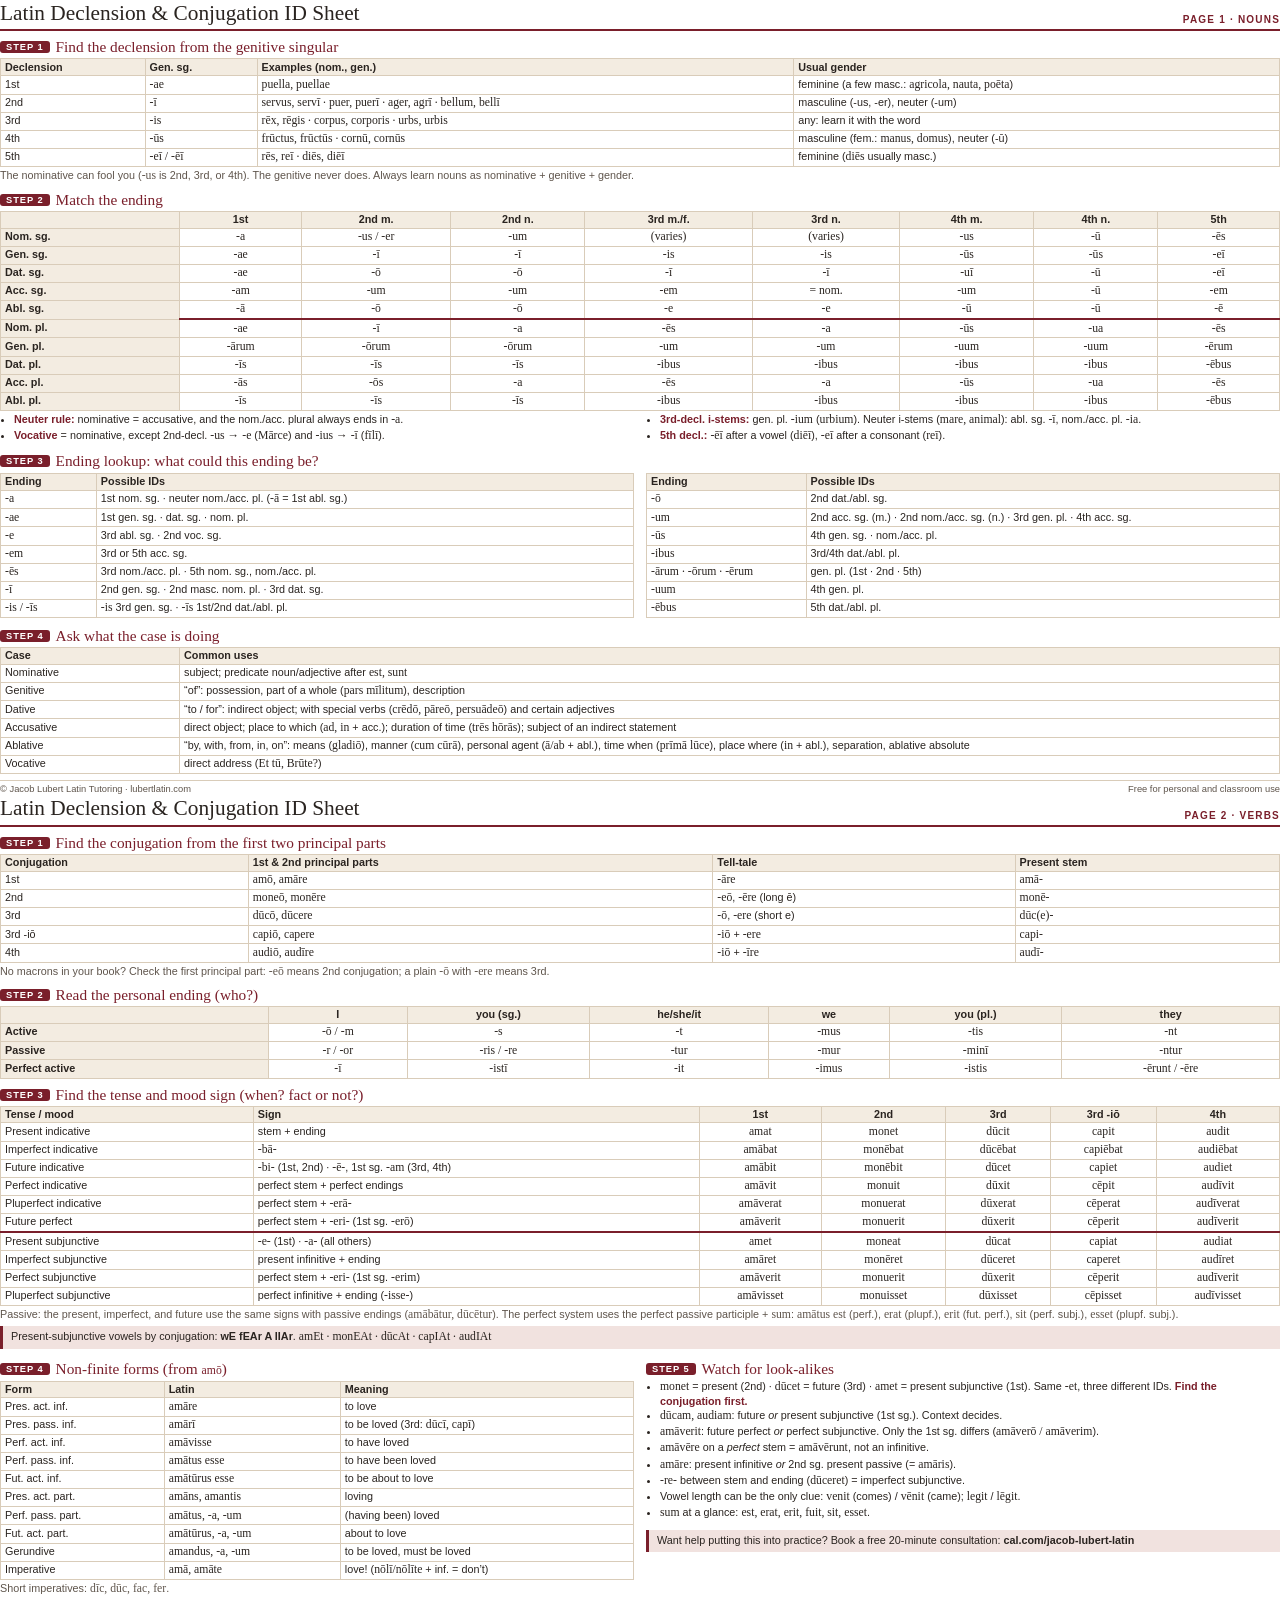
<file: tools/id-sheet.html>
<!doctype html>
<html lang="en">
<head>
<meta charset="utf-8">
<title>Latin Declension &amp; Conjugation ID Sheet — Jacob Lubert Latin Tutoring</title>
<!-- Source for site/assets/latin-declension-conjugation-id-sheet.pdf.
     Edit this file, then rebuild the PDF (see README, "Updating the free PDF"). -->
<style>
  @page { size: Letter; margin: 0.32in 0.4in; }
  * { box-sizing: border-box; }
  body { margin: 0; font-family: "Segoe UI", Arial, sans-serif; font-size: 8.1pt; line-height: 1.24; color: #2a2420; }
  .page { page-break-after: always; }
  .page:last-child { page-break-after: auto; }
  header { display: flex; justify-content: space-between; align-items: flex-end; border-bottom: 2px solid #7a1f2b; padding-bottom: 3px; margin-bottom: 4px; }
  h1 { font-family: Georgia, serif; font-weight: normal; font-size: 16pt; margin: 0; }
  header .sub { font-size: 7.5pt; color: #7a1f2b; letter-spacing: .12em; text-transform: uppercase; font-weight: 600; }
  h2 { font-family: Georgia, serif; font-weight: normal; font-size: 11.5pt; color: #7a1f2b; margin: 6px 0 2px; }
  h2 .step { font-family: "Segoe UI", Arial, sans-serif; font-size: 7pt; font-weight: 700; letter-spacing: .1em; background: #7a1f2b; color: #fff; padding: 1px 6px; border-radius: 3px; margin-right: 6px; vertical-align: 2px; }
  p { margin: 0 0 2px; }
  table { width: 100%; border-collapse: collapse; margin: 1px 0 2px; }
  th, td { border: 1px solid #d9ccb9; padding: 1.3px 4px; text-align: left; vertical-align: top; }
  th { background: #f3ece1; font-weight: 600; }
  td.c, th.c { text-align: center; }
  tr.split td { border-top: 2px solid #7a1f2b; }
  .lat { font-family: Georgia, serif; font-size: 8.8pt; }
  .nw { white-space: nowrap; }
  .muted { color: #5f554c; }
  .grid2 { display: grid; grid-template-columns: 1fr 1fr; gap: 12px; }
  ul { margin: 0; padding-left: 14px; }
  li { margin-bottom: 1.5px; }
  .tip { background: #f1e2df; border-left: 3px solid #7a1f2b; padding: 4px 8px; margin: 4px 0; }
  footer { margin-top: 6px; border-top: 1px solid #d9ccb9; padding-top: 3px; font-size: 7pt; color: #5f554c; display: flex; justify-content: space-between; }
  b.k { color: #7a1f2b; }
</style>
</head>
<body>

<!-- ======================= PAGE 1: NOUNS ======================= -->
<section class="page">
  <header>
    <h1>Latin Declension &amp; Conjugation ID Sheet</h1>
    <span class="sub">Page 1 · Nouns</span>
  </header>

  <h2><span class="step">STEP 1</span>Find the declension from the genitive singular</h2>
  <table>
    <tr><th>Declension</th><th>Gen. sg.</th><th>Examples (nom., gen.)</th><th>Usual gender</th></tr>
    <tr><td>1st</td><td class="lat">-ae</td><td class="lat">puella, puellae</td><td>feminine (a few masc.: <span class="lat">agricola, nauta, poēta</span>)</td></tr>
    <tr><td>2nd</td><td class="lat">-ī</td><td class="lat">servus, servī · puer, puerī · ager, agrī · bellum, bellī</td><td>masculine (-us, -er), neuter (-um)</td></tr>
    <tr><td>3rd</td><td class="lat">-is</td><td class="lat">rēx, rēgis · corpus, corporis · urbs, urbis</td><td>any: learn it with the word</td></tr>
    <tr><td>4th</td><td class="lat">-ūs</td><td class="lat">frūctus, frūctūs · cornū, cornūs</td><td>masculine (fem.: <span class="lat">manus, domus</span>), neuter (-ū)</td></tr>
    <tr><td>5th</td><td class="lat">-eī / -ēī</td><td class="lat">rēs, reī · diēs, diēī</td><td>feminine (<span class="lat">diēs</span> usually masc.)</td></tr>
  </table>
  <p class="muted">The nominative can fool you (<span class="lat">-us</span> is 2nd, 3rd, or 4th). The genitive never does. Always learn nouns as nominative + genitive + gender.</p>

  <h2><span class="step">STEP 2</span>Match the ending</h2>
  <table>
    <tr><th></th><th class="c">1st</th><th class="c">2nd m.</th><th class="c">2nd n.</th><th class="c">3rd m./f.</th><th class="c">3rd n.</th><th class="c">4th m.</th><th class="c">4th n.</th><th class="c">5th</th></tr>
    <tr><th>Nom. sg.</th><td class="c lat">-a</td><td class="c lat">-us / -er</td><td class="c lat">-um</td><td class="c lat">(varies)</td><td class="c lat">(varies)</td><td class="c lat">-us</td><td class="c lat">-ū</td><td class="c lat">-ēs</td></tr>
    <tr><th>Gen. sg.</th><td class="c lat">-ae</td><td class="c lat">-ī</td><td class="c lat">-ī</td><td class="c lat">-is</td><td class="c lat">-is</td><td class="c lat">-ūs</td><td class="c lat">-ūs</td><td class="c lat">-eī</td></tr>
    <tr><th>Dat. sg.</th><td class="c lat">-ae</td><td class="c lat">-ō</td><td class="c lat">-ō</td><td class="c lat">-ī</td><td class="c lat">-ī</td><td class="c lat">-uī</td><td class="c lat">-ū</td><td class="c lat">-eī</td></tr>
    <tr><th>Acc. sg.</th><td class="c lat">-am</td><td class="c lat">-um</td><td class="c lat">-um</td><td class="c lat">-em</td><td class="c lat">= nom.</td><td class="c lat">-um</td><td class="c lat">-ū</td><td class="c lat">-em</td></tr>
    <tr><th>Abl. sg.</th><td class="c lat">-ā</td><td class="c lat">-ō</td><td class="c lat">-ō</td><td class="c lat">-e</td><td class="c lat">-e</td><td class="c lat">-ū</td><td class="c lat">-ū</td><td class="c lat">-ē</td></tr>
    <tr class="split"><th>Nom. pl.</th><td class="c lat">-ae</td><td class="c lat">-ī</td><td class="c lat">-a</td><td class="c lat">-ēs</td><td class="c lat">-a</td><td class="c lat">-ūs</td><td class="c lat">-ua</td><td class="c lat">-ēs</td></tr>
    <tr><th>Gen. pl.</th><td class="c lat">-ārum</td><td class="c lat">-ōrum</td><td class="c lat">-ōrum</td><td class="c lat">-um</td><td class="c lat">-um</td><td class="c lat">-uum</td><td class="c lat">-uum</td><td class="c lat">-ērum</td></tr>
    <tr><th>Dat. pl.</th><td class="c lat">-īs</td><td class="c lat">-īs</td><td class="c lat">-īs</td><td class="c lat">-ibus</td><td class="c lat">-ibus</td><td class="c lat">-ibus</td><td class="c lat">-ibus</td><td class="c lat">-ēbus</td></tr>
    <tr><th>Acc. pl.</th><td class="c lat">-ās</td><td class="c lat">-ōs</td><td class="c lat">-a</td><td class="c lat">-ēs</td><td class="c lat">-a</td><td class="c lat">-ūs</td><td class="c lat">-ua</td><td class="c lat">-ēs</td></tr>
    <tr><th>Abl. pl.</th><td class="c lat">-īs</td><td class="c lat">-īs</td><td class="c lat">-īs</td><td class="c lat">-ibus</td><td class="c lat">-ibus</td><td class="c lat">-ibus</td><td class="c lat">-ibus</td><td class="c lat">-ēbus</td></tr>
  </table>
  <div class="grid2">
    <ul>
      <li><b class="k">Neuter rule:</b> nominative = accusative, and the nom./acc. plural always ends in <span class="lat">-a</span>.</li>
      <li><b class="k">Vocative</b> = nominative, except 2nd-decl. <span class="lat">-us → -e</span> (<span class="lat">Mārce</span>) and <span class="lat">-ius → -ī</span> (<span class="lat">fīlī</span>).</li>
    </ul>
    <ul>
      <li><b class="k">3rd-decl. i-stems:</b> gen. pl. <span class="lat">-ium</span> (<span class="lat">urbium</span>). Neuter i-stems (<span class="lat">mare, animal</span>): abl. sg. <span class="lat">-ī</span>, nom./acc. pl. <span class="lat">-ia</span>.</li>
      <li><b class="k">5th decl.:</b> <span class="lat">-ēī</span> after a vowel (<span class="lat">diēī</span>), <span class="lat">-eī</span> after a consonant (<span class="lat">reī</span>).</li>
    </ul>
  </div>

  <h2><span class="step">STEP 3</span>Ending lookup: what could this ending be?</h2>
  <div class="grid2">
    <table>
      <tr><th>Ending</th><th>Possible IDs</th></tr>
      <tr><td class="lat">-a</td><td>1st nom. sg. · neuter nom./acc. pl. (<span class="lat">-ā</span> = 1st abl. sg.)</td></tr>
      <tr><td class="lat">-ae</td><td>1st gen. sg. · dat. sg. · nom. pl.</td></tr>
      <tr><td class="lat">-e</td><td>3rd abl. sg. · 2nd voc. sg.</td></tr>
      <tr><td class="lat">-em</td><td>3rd or 5th acc. sg.</td></tr>
      <tr><td class="lat">-ēs</td><td>3rd nom./acc. pl. · 5th nom. sg., nom./acc. pl.</td></tr>
      <tr><td class="lat">-ī</td><td>2nd gen. sg. · 2nd masc. nom. pl. · 3rd dat. sg.</td></tr>
      <tr><td class="lat">-is / -īs</td><td><span class="lat">-is</span> 3rd gen. sg. · <span class="lat">-īs</span> 1st/2nd dat./abl. pl.</td></tr>
    </table>
    <table>
      <tr><th>Ending</th><th>Possible IDs</th></tr>
      <tr><td class="lat">-ō</td><td>2nd dat./abl. sg.</td></tr>
      <tr><td class="lat">-um</td><td>2nd acc. sg. (m.) · 2nd nom./acc. sg. (n.) · 3rd gen. pl. · 4th acc. sg.</td></tr>
      <tr><td class="lat">-ūs</td><td>4th gen. sg. · nom./acc. pl.</td></tr>
      <tr><td class="lat">-ibus</td><td>3rd/4th dat./abl. pl.</td></tr>
      <tr><td class="lat">-ārum · -ōrum · -ērum</td><td>gen. pl. (1st · 2nd · 5th)</td></tr>
      <tr><td class="lat">-uum</td><td>4th gen. pl.</td></tr>
      <tr><td class="lat">-ēbus</td><td>5th dat./abl. pl.</td></tr>
    </table>
  </div>

  <h2><span class="step">STEP 4</span>Ask what the case is doing</h2>
  <table>
    <tr><th style="width:14%">Case</th><th>Common uses</th></tr>
    <tr><td>Nominative</td><td>subject; predicate noun/adjective after <span class="lat">est, sunt</span></td></tr>
    <tr><td>Genitive</td><td>“of”: possession, part of a whole (<span class="lat">pars mīlitum</span>), description</td></tr>
    <tr><td>Dative</td><td>“to / for”: indirect object; with special verbs (<span class="lat">crēdō, pāreō, persuādeō</span>) and certain adjectives</td></tr>
    <tr><td>Accusative</td><td>direct object; place to which (<span class="lat">ad, in</span> + acc.); duration of time (<span class="lat">trēs hōrās</span>); subject of an indirect statement</td></tr>
    <tr><td>Ablative</td><td>“by, with, from, in, on”: means (<span class="lat">gladiō</span>), manner (<span class="lat">cum cūrā</span>), personal agent (<span class="lat">ā/ab</span> + abl.), time when (<span class="lat">prīmā lūce</span>), place where (<span class="lat">in</span> + abl.), separation, ablative absolute</td></tr>
    <tr><td>Vocative</td><td>direct address (<span class="lat">Et tū, Brūte?</span>)</td></tr>
  </table>

  <footer><span>© Jacob Lubert Latin Tutoring · lubertlatin.com</span><span>Free for personal and classroom use</span></footer>
</section>

<!-- ======================= PAGE 2: VERBS ======================= -->
<section class="page">
  <header>
    <h1>Latin Declension &amp; Conjugation ID Sheet</h1>
    <span class="sub">Page 2 · Verbs</span>
  </header>

  <h2><span class="step">STEP 1</span>Find the conjugation from the first two principal parts</h2>
  <table>
    <tr><th>Conjugation</th><th>1st &amp; 2nd principal parts</th><th>Tell-tale</th><th>Present stem</th></tr>
    <tr><td>1st</td><td class="lat">amō, amāre</td><td class="lat">-āre</td><td class="lat">amā-</td></tr>
    <tr><td>2nd</td><td class="lat">moneō, monēre</td><td><span class="lat">-eō</span>, <span class="lat">-ēre</span> (long ē)</td><td class="lat">monē-</td></tr>
    <tr><td>3rd</td><td class="lat">dūcō, dūcere</td><td><span class="lat">-ō</span>, <span class="lat">-ere</span> (short e)</td><td class="lat">dūc(e)-</td></tr>
    <tr><td>3rd -iō</td><td class="lat">capiō, capere</td><td><span class="lat">-iō</span> + <span class="lat">-ere</span></td><td class="lat">capi-</td></tr>
    <tr><td>4th</td><td class="lat">audiō, audīre</td><td><span class="lat">-iō</span> + <span class="lat">-īre</span></td><td class="lat">audī-</td></tr>
  </table>
  <p class="muted">No macrons in your book? Check the first principal part: <span class="lat">-eō</span> means 2nd conjugation; a plain <span class="lat">-ō</span> with <span class="lat">-ere</span> means 3rd.</p>

  <h2><span class="step">STEP 2</span>Read the personal ending (who?)</h2>
  <table>
    <tr><th></th><th class="c">I</th><th class="c">you (sg.)</th><th class="c">he/she/it</th><th class="c">we</th><th class="c">you (pl.)</th><th class="c">they</th></tr>
    <tr><th>Active</th><td class="c lat">-ō / -m</td><td class="c lat">-s</td><td class="c lat">-t</td><td class="c lat">-mus</td><td class="c lat">-tis</td><td class="c lat">-nt</td></tr>
    <tr><th>Passive</th><td class="c lat">-r / -or</td><td class="c lat">-ris / -re</td><td class="c lat">-tur</td><td class="c lat">-mur</td><td class="c lat">-minī</td><td class="c lat">-ntur</td></tr>
    <tr><th>Perfect active</th><td class="c lat">-ī</td><td class="c lat">-istī</td><td class="c lat">-it</td><td class="c lat">-imus</td><td class="c lat">-istis</td><td class="c lat">-ērunt / -ēre</td></tr>
  </table>

  <h2><span class="step">STEP 3</span>Find the tense and mood sign (when? fact or not?)</h2>
  <table>
    <tr><th>Tense / mood</th><th>Sign</th><th class="c">1st</th><th class="c">2nd</th><th class="c">3rd</th><th class="c">3rd -iō</th><th class="c">4th</th></tr>
    <tr><td>Present indicative</td><td>stem + ending</td><td class="c lat">amat</td><td class="c lat">monet</td><td class="c lat">dūcit</td><td class="c lat">capit</td><td class="c lat">audit</td></tr>
    <tr><td>Imperfect indicative</td><td class="lat">-bā-</td><td class="c lat">amābat</td><td class="c lat">monēbat</td><td class="c lat">dūcēbat</td><td class="c lat">capiēbat</td><td class="c lat">audiēbat</td></tr>
    <tr><td>Future indicative</td><td><span class="lat">-bi-</span> (1st, 2nd) · <span class="lat">-ē-</span>, 1st sg. <span class="lat">-am</span> (3rd, 4th)</td><td class="c lat">amābit</td><td class="c lat">monēbit</td><td class="c lat">dūcet</td><td class="c lat">capiet</td><td class="c lat">audiet</td></tr>
    <tr><td>Perfect indicative</td><td>perfect stem + perfect endings</td><td class="c lat">amāvit</td><td class="c lat">monuit</td><td class="c lat">dūxit</td><td class="c lat">cēpit</td><td class="c lat">audīvit</td></tr>
    <tr><td>Pluperfect indicative</td><td>perfect stem + <span class="lat">-erā-</span></td><td class="c lat">amāverat</td><td class="c lat">monuerat</td><td class="c lat">dūxerat</td><td class="c lat">cēperat</td><td class="c lat">audīverat</td></tr>
    <tr><td>Future perfect</td><td>perfect stem + <span class="lat">-eri-</span> (1st sg. <span class="lat">-erō</span>)</td><td class="c lat">amāverit</td><td class="c lat">monuerit</td><td class="c lat">dūxerit</td><td class="c lat">cēperit</td><td class="c lat">audīverit</td></tr>
    <tr class="split"><td>Present subjunctive</td><td><span class="lat">-e-</span> (1st) · <span class="lat">-a-</span> (all others)</td><td class="c lat">amet</td><td class="c lat">moneat</td><td class="c lat">dūcat</td><td class="c lat">capiat</td><td class="c lat">audiat</td></tr>
    <tr><td>Imperfect subjunctive</td><td>present infinitive + ending</td><td class="c lat">amāret</td><td class="c lat">monēret</td><td class="c lat">dūceret</td><td class="c lat">caperet</td><td class="c lat">audīret</td></tr>
    <tr><td>Perfect subjunctive</td><td>perfect stem + <span class="lat">-eri-</span> (1st sg. <span class="lat">-erim</span>)</td><td class="c lat">amāverit</td><td class="c lat">monuerit</td><td class="c lat">dūxerit</td><td class="c lat">cēperit</td><td class="c lat">audīverit</td></tr>
    <tr><td>Pluperfect subjunctive</td><td>perfect infinitive + ending (<span class="lat">-isse-</span>)</td><td class="c lat">amāvisset</td><td class="c lat">monuisset</td><td class="c lat">dūxisset</td><td class="c lat">cēpisset</td><td class="c lat">audīvisset</td></tr>
  </table>
  <p class="muted">Passive: the present, imperfect, and future use the same signs with passive endings (<span class="lat">amābātur, dūcētur</span>). The perfect system uses the perfect passive participle + <span class="lat">sum</span>: <span class="lat">amātus est</span> (perf.), <span class="lat">erat</span> (plupf.), <span class="lat">erit</span> (fut. perf.), <span class="lat">sit</span> (perf. subj.), <span class="lat">esset</span> (plupf. subj.).</p>
  <div class="tip">Present-subjunctive vowels by conjugation: <b>wE fEAr A lIAr</b>. <span class="lat">amEt · monEAt · dūcAt · capIAt · audIAt</span></div>

  <div class="grid2">
    <div>
      <h2><span class="step">STEP 4</span>Non-finite forms (from <span class="lat">amō</span>)</h2>
      <table>
        <tr><th>Form</th><th>Latin</th><th>Meaning</th></tr>
        <tr><td class="nw">Pres. act. inf.</td><td class="lat nw">amāre</td><td>to love</td></tr>
        <tr><td class="nw">Pres. pass. inf.</td><td class="lat nw">amārī</td><td>to be loved (3rd: <span class="lat">dūcī, capī</span>)</td></tr>
        <tr><td class="nw">Perf. act. inf.</td><td class="lat nw">amāvisse</td><td>to have loved</td></tr>
        <tr><td class="nw">Perf. pass. inf.</td><td class="lat nw">amātus esse</td><td>to have been loved</td></tr>
        <tr><td class="nw">Fut. act. inf.</td><td class="lat nw">amātūrus esse</td><td>to be about to love</td></tr>
        <tr><td class="nw">Pres. act. part.</td><td class="lat nw">amāns, amantis</td><td>loving</td></tr>
        <tr><td class="nw">Perf. pass. part.</td><td class="lat nw">amātus, -a, -um</td><td>(having been) loved</td></tr>
        <tr><td class="nw">Fut. act. part.</td><td class="lat nw">amātūrus, -a, -um</td><td>about to love</td></tr>
        <tr><td class="nw">Gerundive</td><td class="lat nw">amandus, -a, -um</td><td>to be loved, must be loved</td></tr>
        <tr><td class="nw">Imperative</td><td class="lat nw">amā, amāte</td><td>love! (<span class="lat">nōlī/nōlīte</span> + inf. = don’t)</td></tr>
      </table>
      <p class="muted">Short imperatives: <span class="lat">dīc, dūc, fac, fer</span>.</p>
    </div>
    <div>
      <h2><span class="step">STEP 5</span>Watch for look-alikes</h2>
      <ul>
        <li><span class="lat">monet</span> = present (2nd) · <span class="lat">dūcet</span> = future (3rd) · <span class="lat">amet</span> = present subjunctive (1st). Same <span class="lat">-et</span>, three different IDs. <b class="k">Find the conjugation first.</b></li>
        <li><span class="lat">dūcam, audiam</span>: future <i>or</i> present subjunctive (1st sg.). Context decides.</li>
        <li><span class="lat">amāverit</span>: future perfect <i>or</i> perfect subjunctive. Only the 1st sg. differs (<span class="lat">amāverō / amāverim</span>).</li>
        <li><span class="lat">amāvēre</span> on a <i>perfect</i> stem = <span class="lat">amāvērunt</span>, not an infinitive.</li>
        <li><span class="lat">amāre</span>: present infinitive <i>or</i> 2nd sg. present passive (= <span class="lat">amāris</span>).</li>
        <li><span class="lat">-re-</span> between stem and ending (<span class="lat">dūceret</span>) = imperfect subjunctive.</li>
        <li>Vowel length can be the only clue: <span class="lat">venit</span> (comes) / <span class="lat">vēnit</span> (came); <span class="lat">legit</span> / <span class="lat">lēgit</span>.</li>
        <li><span class="lat">sum</span> at a glance: <span class="lat">est, erat, erit, fuit, sit, esset</span>.</li>
      </ul>
      <div class="tip" style="margin-top:10px">Want help putting this into practice? Book a free 20-minute consultation: <b>cal.com/jacob-lubert-latin</b></div>
    </div>
  </div>

  <footer><span>© Jacob Lubert Latin Tutoring · lubertlatin.com</span><span>Free for personal and classroom use</span></footer>
</section>

</body>
</html>
</file>
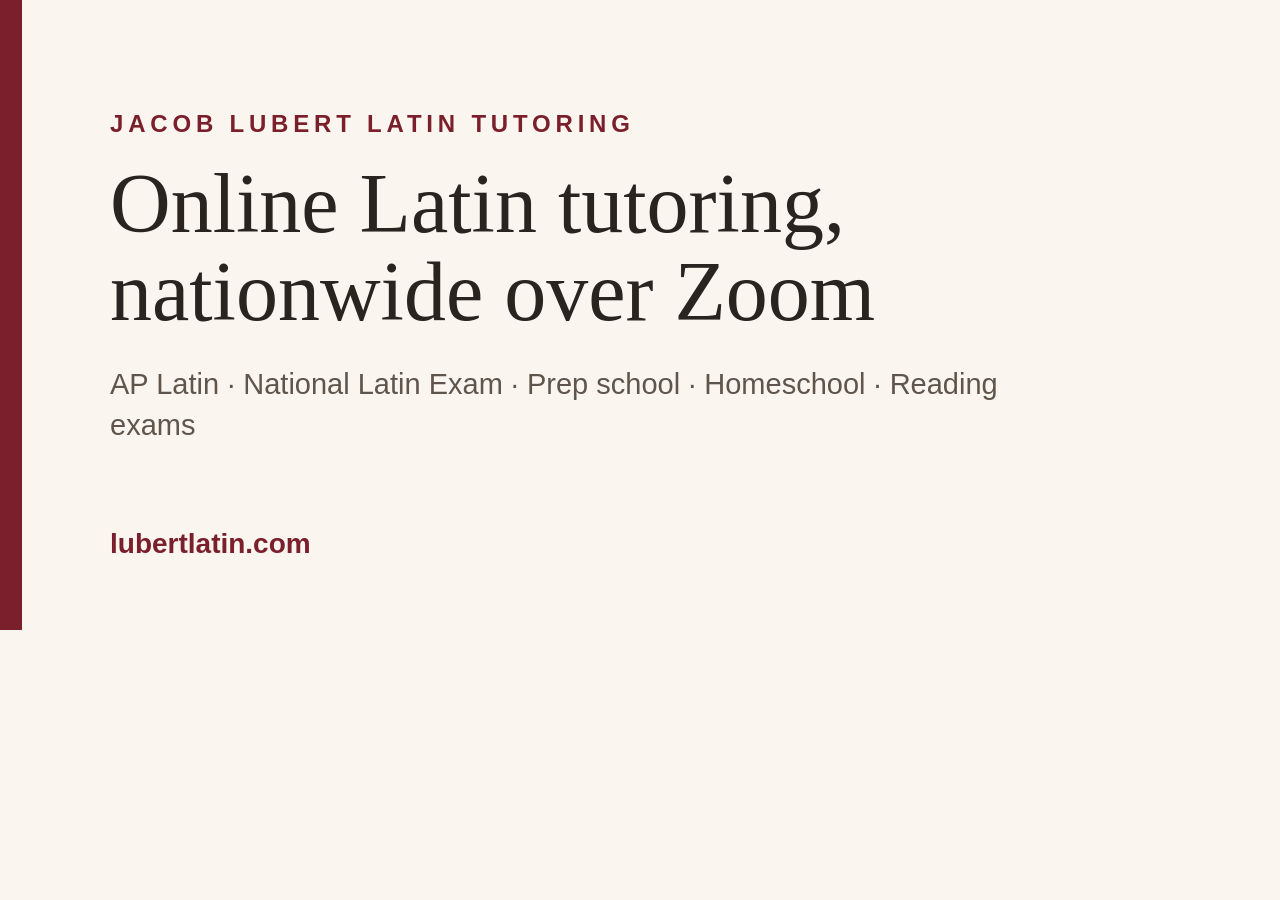
<file: tools/og-image.html>
<!doctype html>
<html><head><meta charset="utf-8">
<!-- Source for site/assets/og-image.png (1200x630 social sharing preview). -->
<style>
  html, body { margin: 0; width: 1200px; height: 630px; overflow: hidden; }
  body { background: #faf6ef; font-family: "Segoe UI", Arial, sans-serif; color: #2a2420; position: relative; }
  .bar { position: absolute; left: 0; top: 0; bottom: 0; width: 22px; background: #7a1f2b; }
  .wrap { position: absolute; left: 110px; right: 110px; top: 110px; }
  .tag { font-size: 24px; letter-spacing: .2em; text-transform: uppercase; color: #7a1f2b; font-weight: 600; }
  h1 { font-family: Georgia, serif; font-weight: normal; font-size: 84px; line-height: 1.05; margin: 22px 0 28px; }
  p { font-size: 29px; color: #5f554c; margin: 0; line-height: 1.4; }
  .url { position: absolute; left: 110px; bottom: 70px; font-size: 28px; font-weight: 600; color: #7a1f2b; }
</style></head>
<body>
  <div class="bar"></div>
  <div class="wrap">
    <div class="tag">Jacob Lubert Latin Tutoring</div>
    <h1>Online Latin tutoring,<br>nationwide over Zoom</h1>
    <p>AP Latin · National Latin Exam · Prep school · Homeschool · Reading exams</p>
  </div>
  <div class="url">lubertlatin.com</div>
</body></html>
</file>
